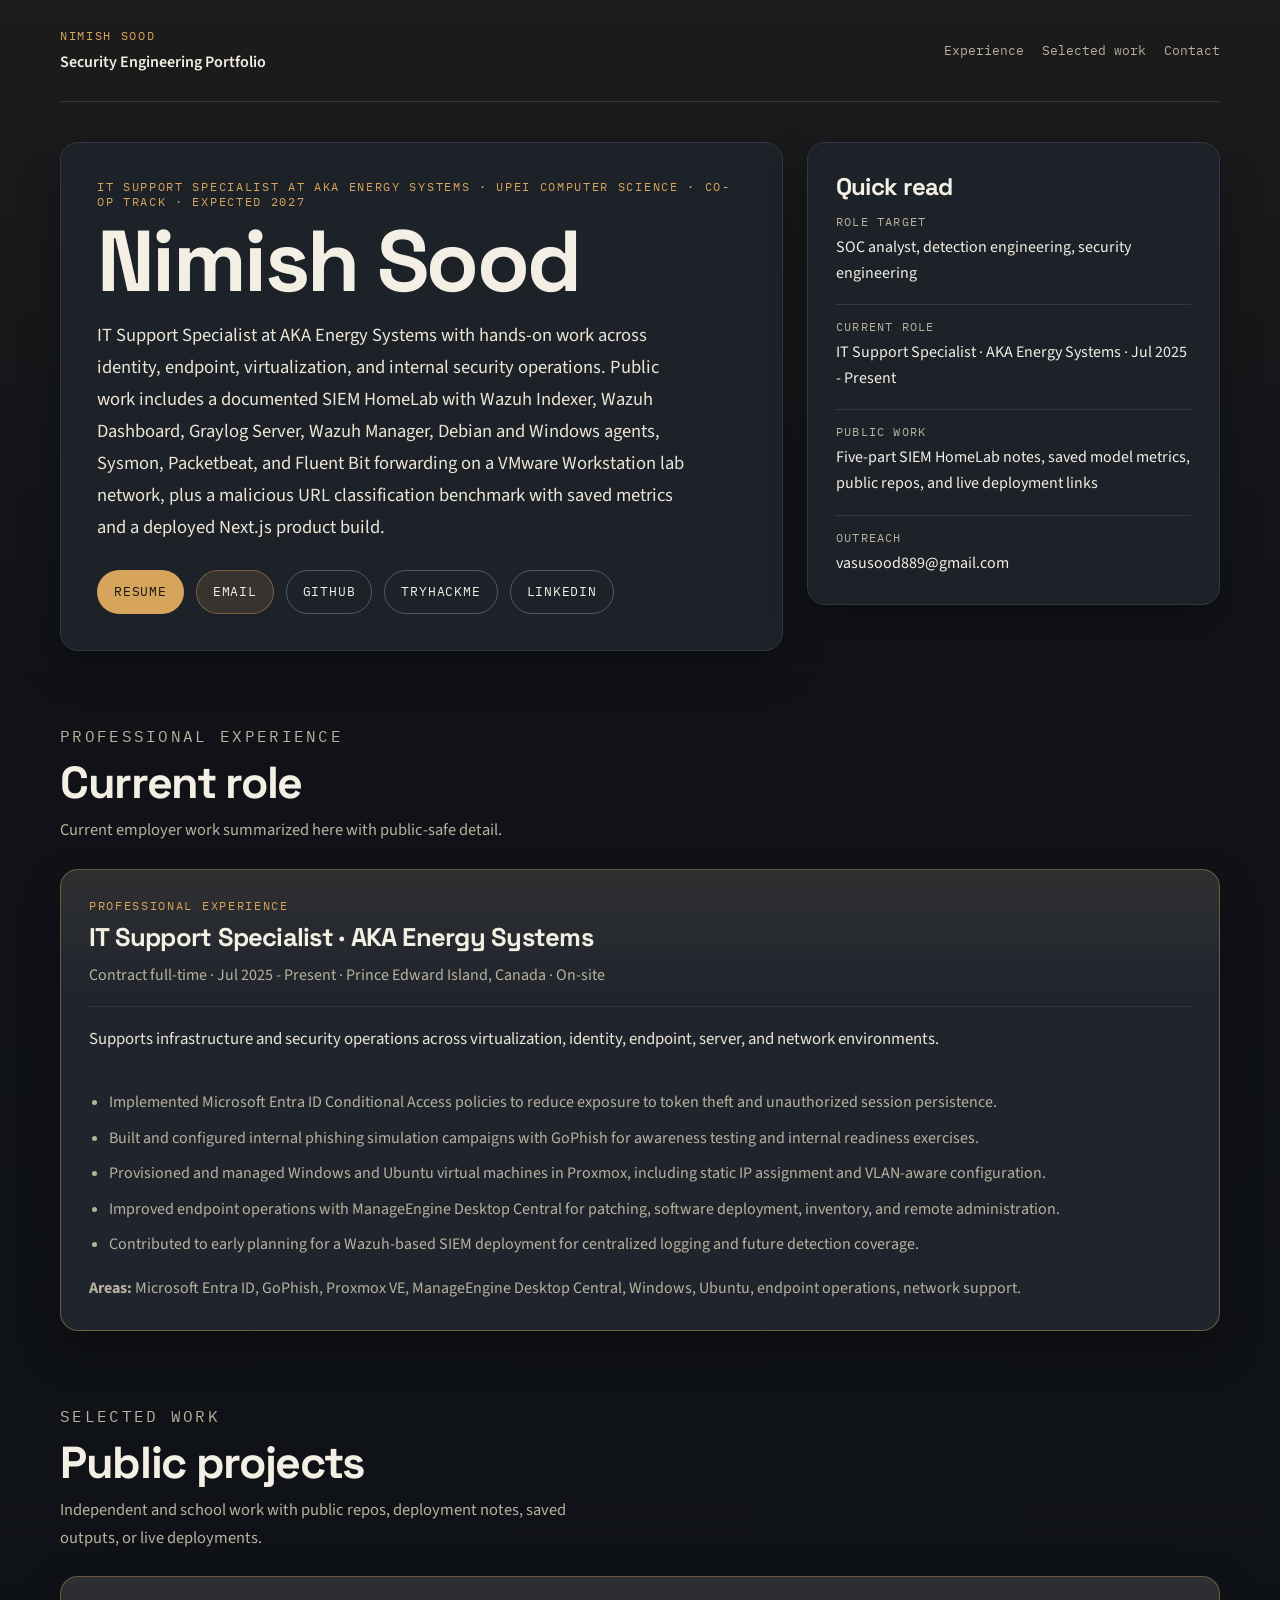
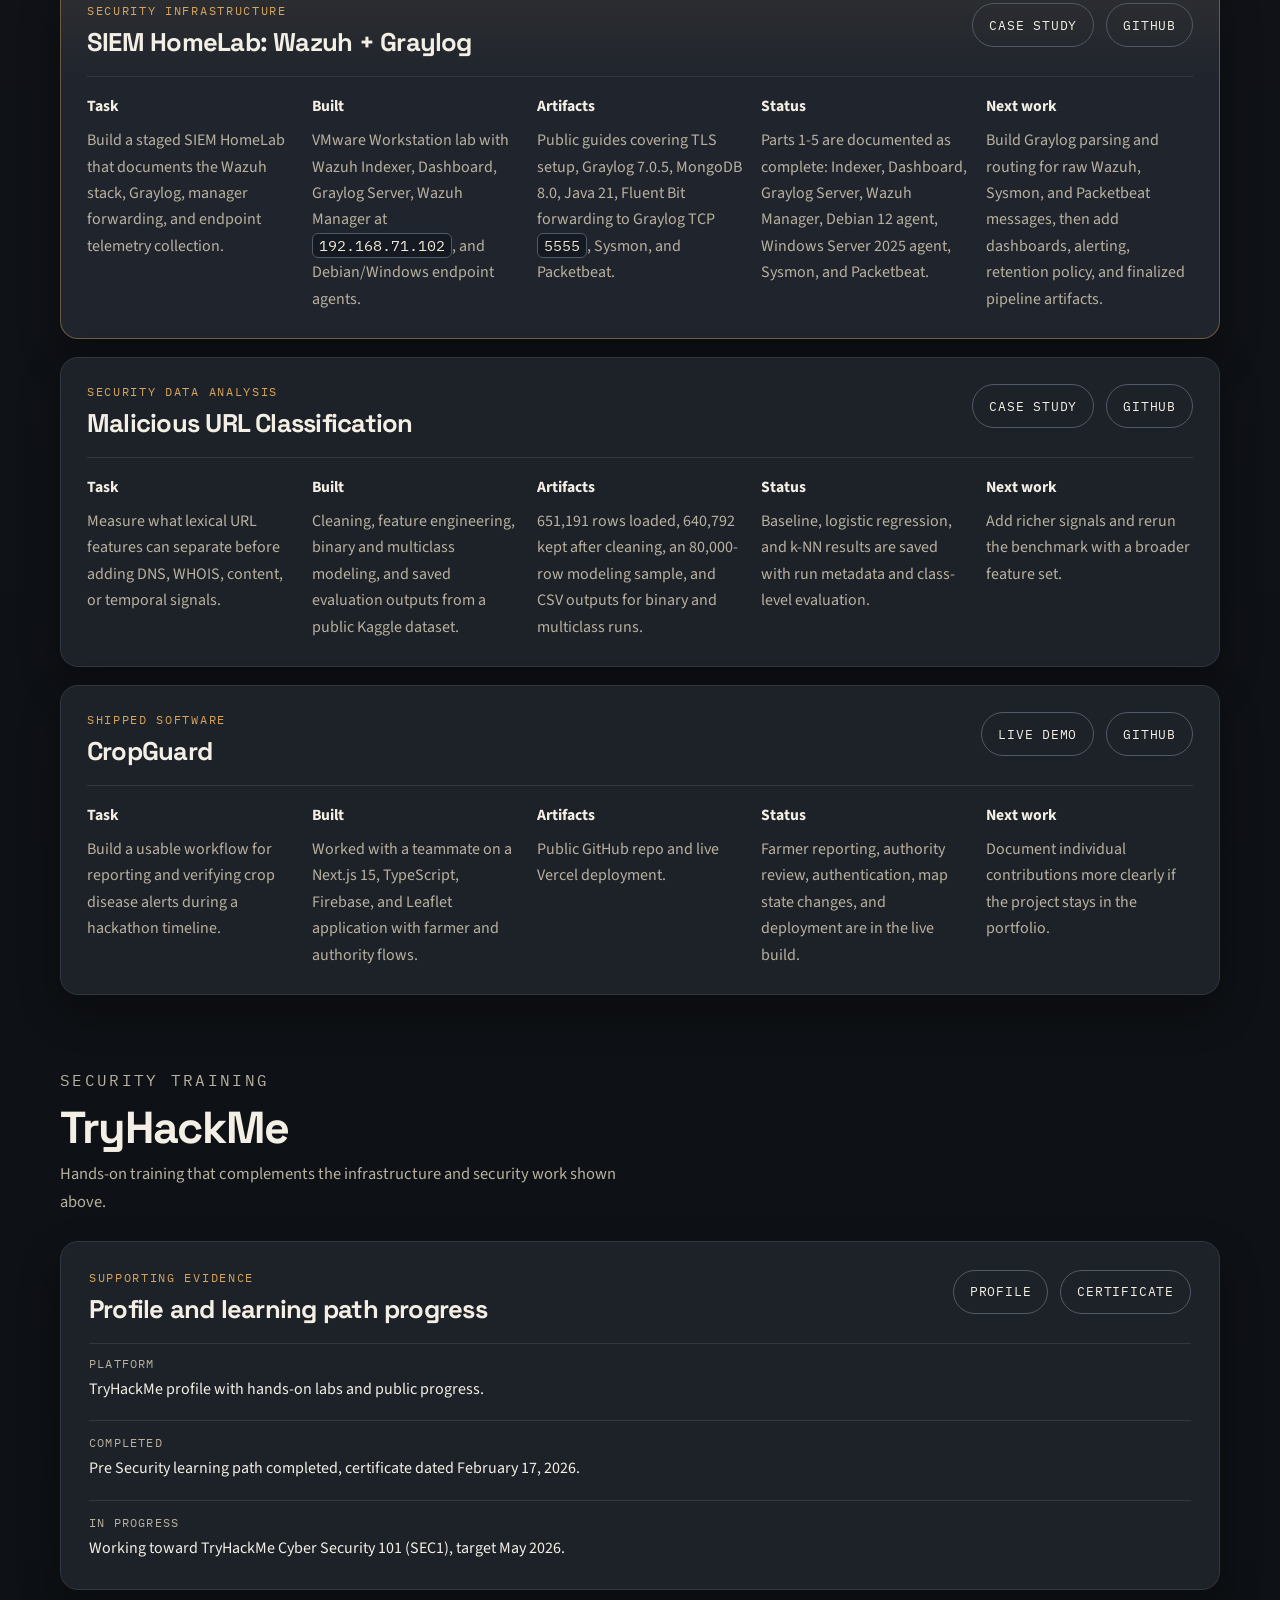
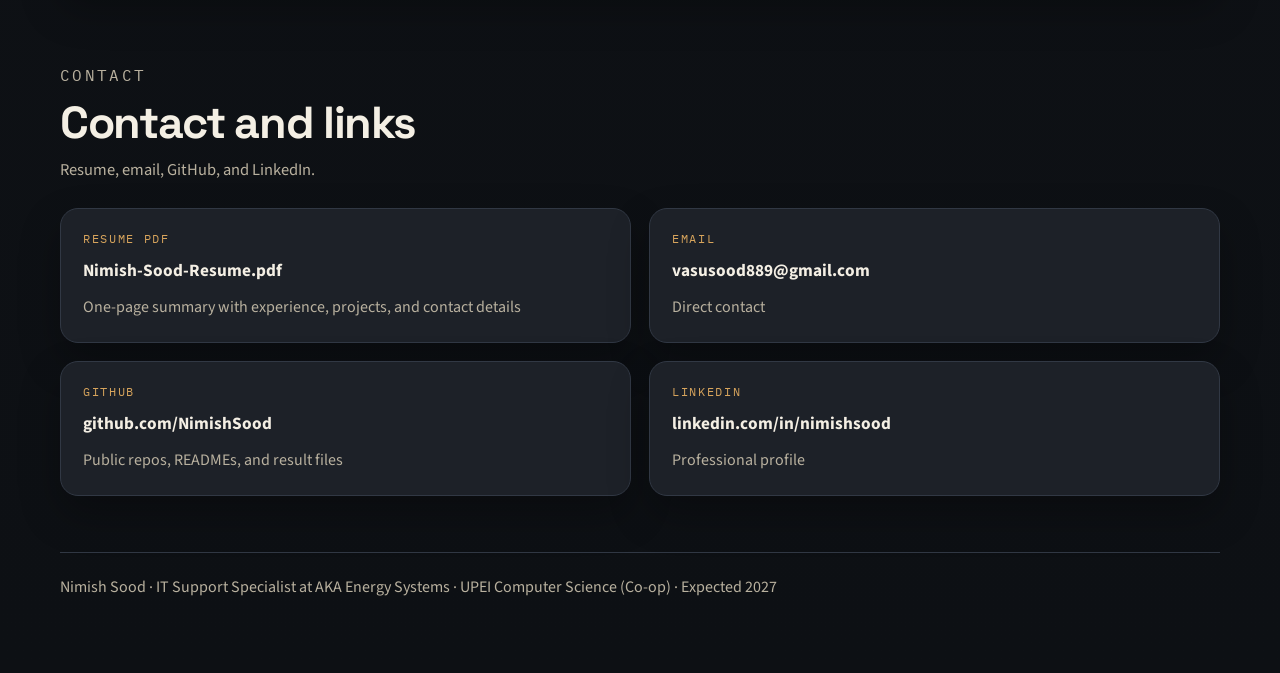
<file: index.html>
<!DOCTYPE html>
<html lang="en">
<head>
  <meta charset="utf-8" />
  <meta name="viewport" content="width=device-width, initial-scale=1" />
  <meta
    name="description"
    content="Nimish Sood is a UPEI computer science student and IT Support Specialist at AKA Energy Systems. Public work includes a five-part SIEM HomeLab with Wazuh and Graylog, malicious URL classification, and shipped Next.js software."
  />
  <meta name="robots" content="index,follow" />
  <meta name="theme-color" content="#111318" />
  <meta property="og:title" content="Nimish Sood | Security Engineering Portfolio" />
  <meta
    property="og:description"
    content="IT support and security-focused portfolio with professional infrastructure work, a five-part SIEM HomeLab with Wazuh and Graylog, malicious URL classification, and shipped software."
  />
  <meta property="og:type" content="website" />
  <meta property="og:url" content="https://nimishhomelab.com/" />
  <link rel="canonical" href="https://nimishhomelab.com/" />
  <link rel="preconnect" href="https://fonts.googleapis.com" />
  <link rel="preconnect" href="https://fonts.gstatic.com" crossorigin />
  <link
    href="https://fonts.googleapis.com/css2?family=IBM+Plex+Mono:wght@400;500;600&family=Source+Sans+3:wght@400;500;600;700&family=Space+Grotesk:wght@500;700&display=swap"
    rel="stylesheet"
  />
  <link rel="stylesheet" href="./assets/site.css" />
  <title>Nimish Sood | Security Engineering Portfolio</title>
</head>
<body>
  <div class="site-shell">
    <header class="site-header">
      <a class="site-brand" href="./index.html">
        <span class="site-brand__kicker">Nimish Sood</span>
        <span class="site-brand__title">Security Engineering Portfolio</span>
      </a>
      <nav class="site-nav" aria-label="Primary">
        <a href="#experience">Experience</a>
        <a href="#work">Selected work</a>
        <a href="#contact">Contact</a>
      </nav>
    </header>

    <main>
      <section class="hero">
        <div class="hero__main">
          <p class="eyebrow">IT Support Specialist at AKA Energy Systems · UPEI computer science · Co-op track · Expected 2027</p>
          <h1>Nimish Sood</h1>
          <p class="hero__summary">
            IT Support Specialist at AKA Energy Systems with hands-on work across identity, endpoint, virtualization,
            and internal security operations. Public work includes a documented SIEM HomeLab with Wazuh Indexer,
            Wazuh Dashboard, Graylog Server, Wazuh Manager, Debian and Windows agents, Sysmon, Packetbeat, and
            Fluent Bit forwarding on a VMware Workstation lab network, plus a malicious URL classification benchmark
            with saved metrics and a deployed Next.js product build.
          </p>
          <div class="hero__actions">
            <a class="button button--primary" href="./assets/Nimish-Sood-Resume.pdf" target="_blank" rel="noopener noreferrer">Resume</a>
            <a class="button button--primary button--subtle" href="mailto:vasusood889@gmail.com">Email</a>
            <a class="button button--ghost" href="https://github.com/NimishSood" target="_blank" rel="noopener noreferrer">GitHub</a>
            <a class="button button--ghost" href="https://tryhackme.com/p/Nimish19" target="_blank" rel="noopener noreferrer">TryHackMe</a>
            <a class="button button--ghost" href="https://www.linkedin.com/in/nimishsood/" target="_blank" rel="noopener noreferrer">LinkedIn</a>
          </div>
        </div>

        <aside class="hero__aside panel">
          <h2>Quick read</h2>
          <dl class="summary-list">
            <div>
              <dt>Role target</dt>
              <dd>SOC analyst, detection engineering, security engineering</dd>
            </div>
            <div>
              <dt>Current role</dt>
              <dd>IT Support Specialist · AKA Energy Systems · Jul 2025 - Present</dd>
            </div>
            <div>
              <dt>Public work</dt>
              <dd>Five-part SIEM HomeLab notes, saved model metrics, public repos, and live deployment links</dd>
            </div>
            <div>
              <dt>Outreach</dt>
              <dd><a href="mailto:vasusood889@gmail.com">vasusood889@gmail.com</a></dd>
            </div>
          </dl>
        </aside>
      </section>

      <section class="section" id="experience">
        <div class="section-heading">
          <p class="eyebrow">Professional experience</p>
          <h2>Current role</h2>
          <p>Current employer work summarized here with public-safe detail.</p>
        </div>

        <article class="experience-card">
          <div class="experience-card__header">
            <div>
              <p class="card-meta">Professional experience</p>
              <h3>IT Support Specialist · AKA Energy Systems</h3>
              <p class="experience-card__meta">Contract full-time · Jul 2025 - Present · Prince Edward Island, Canada · On-site</p>
            </div>
          </div>
          <div class="experience-card__body">
            <p class="experience-card__scope">
              Supports infrastructure and security operations across virtualization, identity, endpoint, server, and
              network environments.
            </p>
            <ul class="bullet-list experience-list">
              <li>Implemented Microsoft Entra ID Conditional Access policies to reduce exposure to token theft and unauthorized session persistence.</li>
              <li>Built and configured internal phishing simulation campaigns with GoPhish for awareness testing and internal readiness exercises.</li>
              <li>Provisioned and managed Windows and Ubuntu virtual machines in Proxmox, including static IP assignment and VLAN-aware configuration.</li>
              <li>Improved endpoint operations with ManageEngine Desktop Central for patching, software deployment, inventory, and remote administration.</li>
              <li>Contributed to early planning for a Wazuh-based SIEM deployment for centralized logging and future detection coverage.</li>
            </ul>
            <p class="experience-card__tools"><strong>Areas:</strong> Microsoft Entra ID, GoPhish, Proxmox VE, ManageEngine Desktop Central, Windows, Ubuntu, endpoint operations, network support.</p>
          </div>
        </article>
      </section>

      <section class="section" id="work">
        <div class="section-heading">
          <p class="eyebrow">Selected work</p>
          <h2>Public projects</h2>
          <p>Independent and school work with public repos, deployment notes, saved outputs, or live deployments.</p>
        </div>

        <div class="project-stack">
          <article class="project-card project-card--featured">
            <div class="project-card__header">
              <div>
                <p class="card-meta">Security infrastructure</p>
                <h3>SIEM HomeLab: Wazuh + Graylog</h3>
              </div>
              <div class="card-actions">
                <a class="button button--ghost" href="./projects/wazuh/index.html">Case study</a>
                <a class="button button--ghost" href="https://github.com/NimishSood/siem-homelab-wazuh" target="_blank" rel="noopener noreferrer">GitHub</a>
              </div>
            </div>
            <div class="project-card__body">
              <div>
                <h4>Task</h4>
                <p>Build a staged SIEM HomeLab that documents the Wazuh stack, Graylog, manager forwarding, and endpoint telemetry collection.</p>
              </div>
              <div>
                <h4>Built</h4>
                <p>VMware Workstation lab with Wazuh Indexer, Dashboard, Graylog Server, Wazuh Manager at <code>192.168.71.102</code>, and Debian/Windows endpoint agents.</p>
              </div>
              <div>
                <h4>Artifacts</h4>
                <p>Public guides covering TLS setup, Graylog 7.0.5, MongoDB 8.0, Java 21, Fluent Bit forwarding to Graylog TCP <code>5555</code>, Sysmon, and Packetbeat.</p>
              </div>
              <div>
                <h4>Status</h4>
                <p>Parts 1-5 are documented as complete: Indexer, Dashboard, Graylog Server, Wazuh Manager, Debian 12 agent, Windows Server 2025 agent, Sysmon, and Packetbeat.</p>
              </div>
              <div>
                <h4>Next work</h4>
                <p>Build Graylog parsing and routing for raw Wazuh, Sysmon, and Packetbeat messages, then add dashboards, alerting, retention policy, and finalized pipeline artifacts.</p>
              </div>
            </div>
          </article>

          <article class="project-card">
            <div class="project-card__header">
              <div>
                <p class="card-meta">Security data analysis</p>
                <h3>Malicious URL Classification</h3>
              </div>
              <div class="card-actions">
                <a class="button button--ghost" href="./projects/malicious-url-detection/index.html">Case study</a>
                <a class="button button--ghost" href="https://github.com/NimishSood/malicious-url-detection" target="_blank" rel="noopener noreferrer">GitHub</a>
              </div>
            </div>
            <div class="project-card__body">
              <div>
                <h4>Task</h4>
                <p>Measure what lexical URL features can separate before adding DNS, WHOIS, content, or temporal signals.</p>
              </div>
              <div>
                <h4>Built</h4>
                <p>Cleaning, feature engineering, binary and multiclass modeling, and saved evaluation outputs from a public Kaggle dataset.</p>
              </div>
              <div>
                <h4>Artifacts</h4>
                <p>651,191 rows loaded, 640,792 kept after cleaning, an 80,000-row modeling sample, and CSV outputs for binary and multiclass runs.</p>
              </div>
              <div>
                <h4>Status</h4>
                <p>Baseline, logistic regression, and k-NN results are saved with run metadata and class-level evaluation.</p>
              </div>
              <div>
                <h4>Next work</h4>
                <p>Add richer signals and rerun the benchmark with a broader feature set.</p>
              </div>
            </div>
          </article>

          <article class="project-card project-card--compact">
            <div class="project-card__header">
              <div>
                <p class="card-meta">Shipped software</p>
                <h3>CropGuard</h3>
              </div>
              <div class="card-actions">
                <a class="button button--ghost" href="https://cropguard-five.vercel.app" target="_blank" rel="noopener noreferrer">Live demo</a>
                <a class="button button--ghost" href="https://github.com/green-bits-nimish-adi/CropGuard" target="_blank" rel="noopener noreferrer">GitHub</a>
              </div>
            </div>
            <div class="project-card__body">
              <div>
                <h4>Task</h4>
                <p>Build a usable workflow for reporting and verifying crop disease alerts during a hackathon timeline.</p>
              </div>
              <div>
                <h4>Built</h4>
                <p>Worked with a teammate on a Next.js 15, TypeScript, Firebase, and Leaflet application with farmer and authority flows.</p>
              </div>
              <div>
                <h4>Artifacts</h4>
                <p>Public GitHub repo and live Vercel deployment.</p>
              </div>
              <div>
                <h4>Status</h4>
                <p>Farmer reporting, authority review, authentication, map state changes, and deployment are in the live build.</p>
              </div>
              <div>
                <h4>Next work</h4>
                <p>Document individual contributions more clearly if the project stays in the portfolio.</p>
              </div>
            </div>
          </article>
        </div>
      </section>

      <section class="section">
        <div class="section-heading">
          <p class="eyebrow">Security training</p>
          <h2>TryHackMe</h2>
          <p>Hands-on training that complements the infrastructure and security work shown above.</p>
        </div>

        <article class="panel">
          <div class="project-card__header">
            <div>
              <p class="card-meta">Supporting evidence</p>
              <h3>Profile and learning path progress</h3>
            </div>
            <div class="action-row">
              <a class="button button--ghost" href="https://tryhackme.com/p/Nimish19" target="_blank" rel="noopener noreferrer">Profile</a>
              <a class="button button--ghost" href="https://tryhackme-certificates.s3-eu-west-1.amazonaws.com/THM-SHOVUTDN1A.pdf" target="_blank" rel="noopener noreferrer">Certificate</a>
            </div>
          </div>
          <dl class="summary-list">
            <div>
              <dt>Platform</dt>
              <dd>TryHackMe profile with hands-on labs and public progress.</dd>
            </div>
            <div>
              <dt>Completed</dt>
              <dd>Pre Security learning path completed, certificate dated February 17, 2026.</dd>
            </div>
            <div>
              <dt>In progress</dt>
              <dd>Working toward TryHackMe Cyber Security 101 (SEC1), target May 2026.</dd>
            </div>
          </dl>
        </article>
      </section>

      <section class="section" id="contact">
        <div class="section-heading">
          <p class="eyebrow">Contact</p>
          <h2>Contact and links</h2>
          <p>Resume, email, GitHub, and LinkedIn.</p>
        </div>

        <div class="contact-grid">
          <a class="contact-card" href="./assets/Nimish-Sood-Resume.pdf" target="_blank" rel="noopener noreferrer">
            <span class="card-meta">Resume PDF</span>
            <strong>Nimish-Sood-Resume.pdf</strong>
            <span>One-page summary with experience, projects, and contact details</span>
          </a>
          <a class="contact-card" href="mailto:vasusood889@gmail.com">
            <span class="card-meta">Email</span>
            <strong>vasusood889@gmail.com</strong>
            <span>Direct contact</span>
          </a>
          <a class="contact-card" href="https://github.com/NimishSood" target="_blank" rel="noopener noreferrer">
            <span class="card-meta">GitHub</span>
            <strong>github.com/NimishSood</strong>
            <span>Public repos, READMEs, and result files</span>
          </a>
          <a class="contact-card" href="https://www.linkedin.com/in/nimishsood/" target="_blank" rel="noopener noreferrer">
            <span class="card-meta">LinkedIn</span>
            <strong>linkedin.com/in/nimishsood</strong>
            <span>Professional profile</span>
          </a>
        </div>
      </section>
    </main>

    <footer class="site-footer">
      <p>Nimish Sood · IT Support Specialist at AKA Energy Systems · UPEI Computer Science (Co-op) · Expected 2027</p>
    </footer>
  </div>
</body>
</html>
</file>
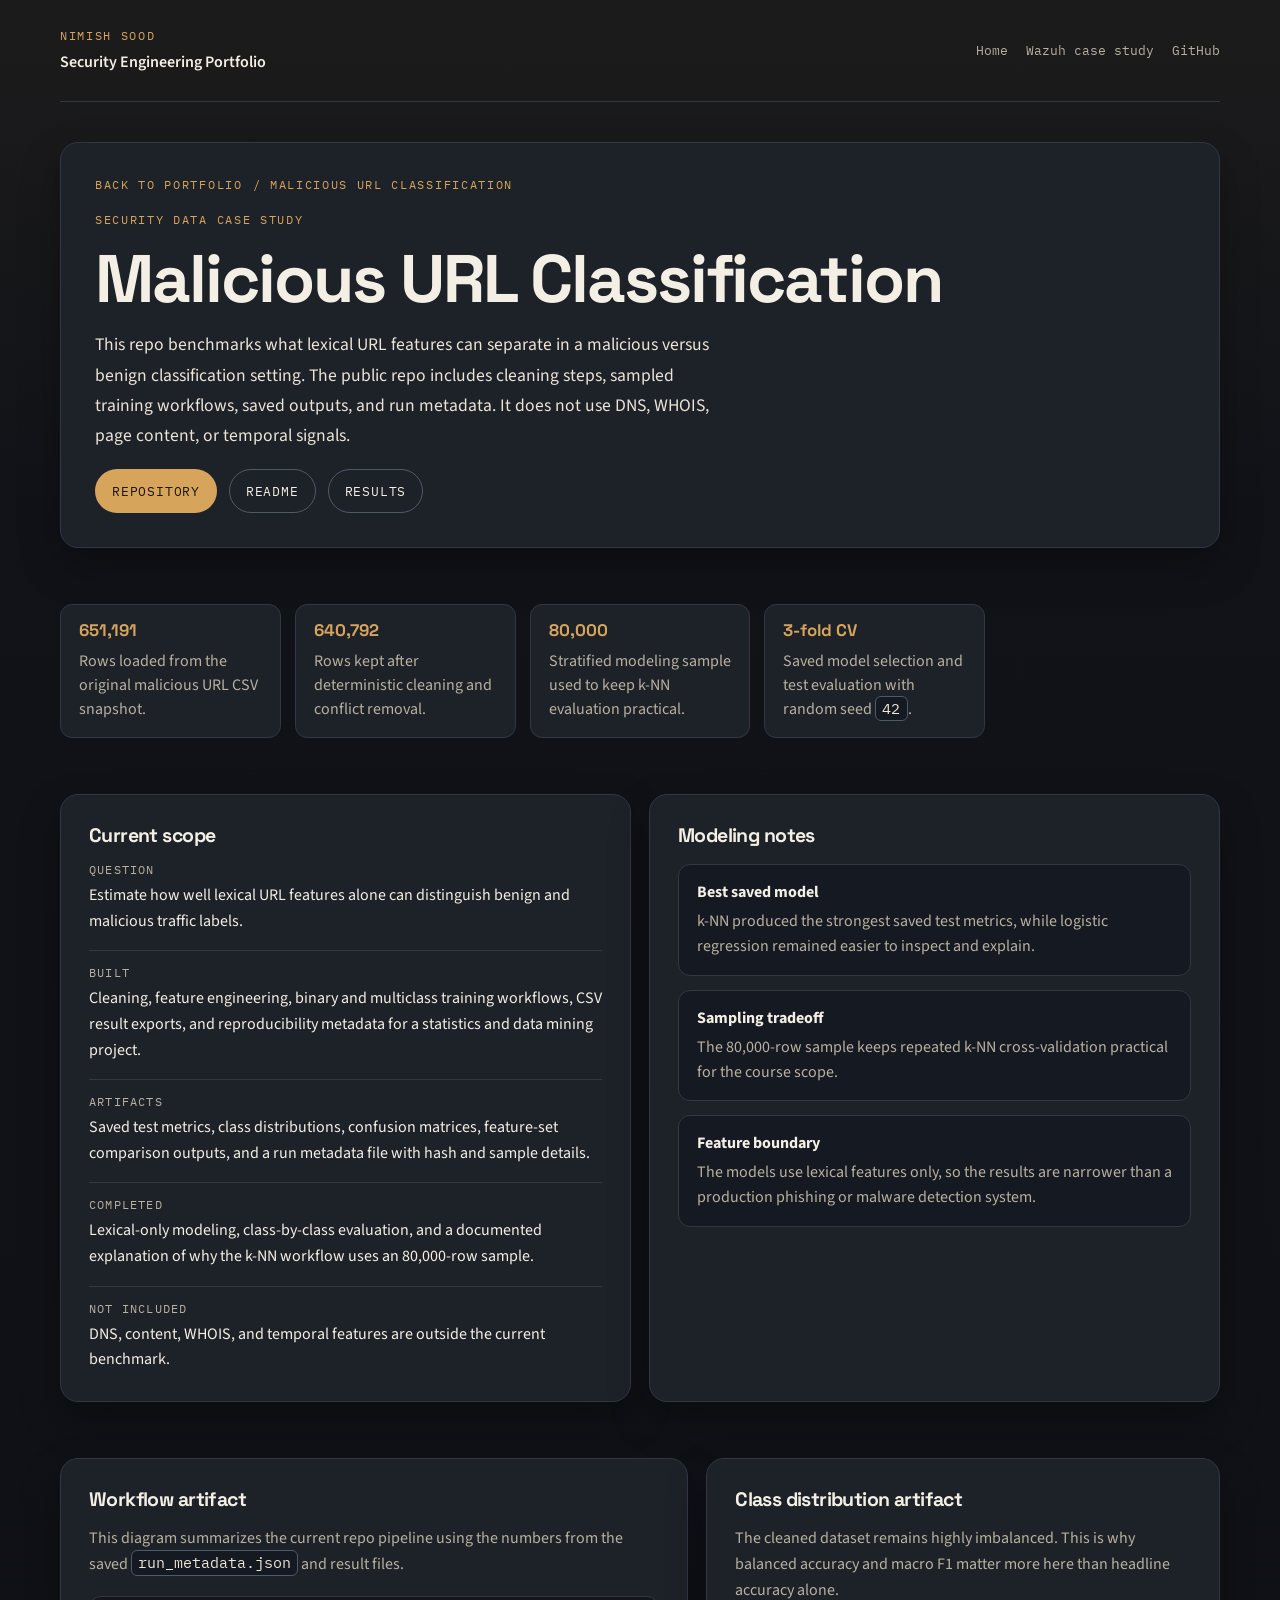
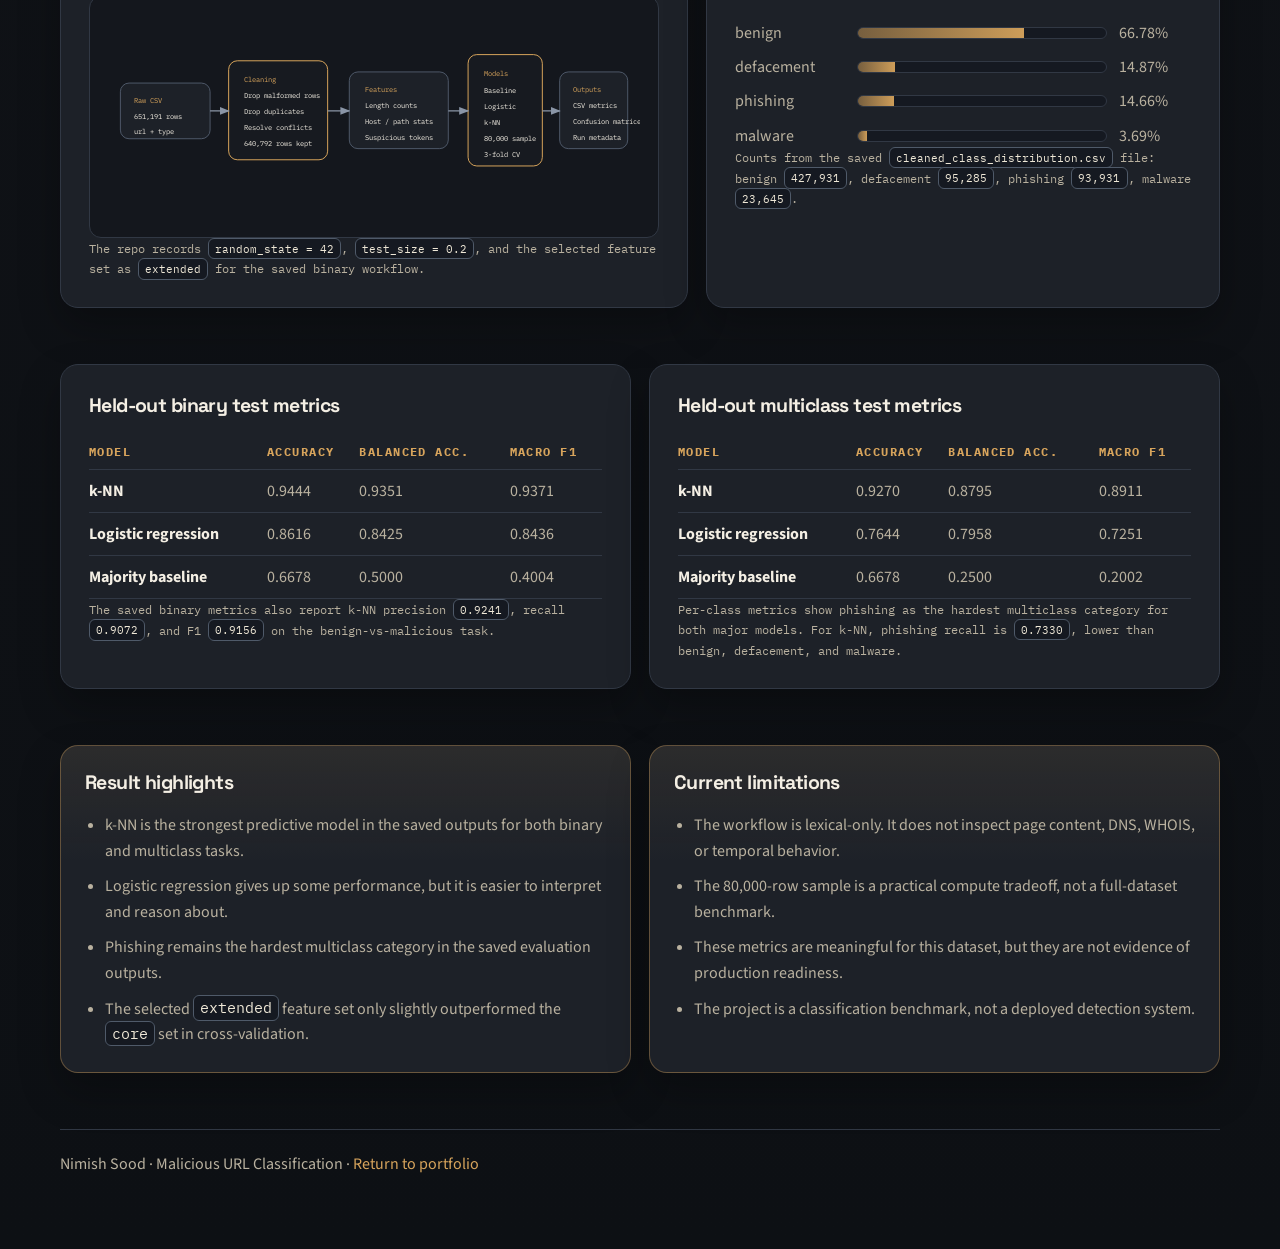
<file: projects/malicious-url-detection/index.html>
<!DOCTYPE html>
<html lang="en">
<head>
  <meta charset="utf-8" />
  <meta name="viewport" content="width=device-width, initial-scale=1" />
  <meta
    name="description"
    content="Case study for Nimish Sood's malicious URL classification project, including cleaned dataset size, saved metrics, modeling choices, and current limitations."
  />
  <meta name="robots" content="index,follow" />
  <meta name="theme-color" content="#111318" />
  <meta property="og:title" content="Malicious URL Classification | Nimish Sood" />
  <meta
    property="og:description"
    content="Reproducible lexical URL classification with saved evaluation metrics and explicit limitations."
  />
  <meta property="og:type" content="article" />
  <meta property="og:url" content="https://nimishhomelab.com/projects/malicious-url-detection/" />
  <link rel="canonical" href="https://nimishhomelab.com/projects/malicious-url-detection/" />
  <link rel="preconnect" href="https://fonts.googleapis.com" />
  <link rel="preconnect" href="https://fonts.gstatic.com" crossorigin />
  <link
    href="https://fonts.googleapis.com/css2?family=IBM+Plex+Mono:wght@400;500;600&family=Source+Sans+3:wght@400;500;600;700&family=Space+Grotesk:wght@500;700&display=swap"
    rel="stylesheet"
  />
  <link rel="stylesheet" href="../../assets/site.css" />
  <title>Malicious URL Classification | Nimish Sood</title>
</head>
<body>
  <div class="site-shell">
    <header class="site-header">
      <a class="site-brand" href="../../index.html">
        <span class="site-brand__kicker">Nimish Sood</span>
        <span class="site-brand__title">Security Engineering Portfolio</span>
      </a>
      <nav class="site-nav" aria-label="Primary">
        <a href="../../index.html">Home</a>
        <a href="../wazuh/index.html">Wazuh case study</a>
        <a href="https://github.com/NimishSood/malicious-url-detection" target="_blank" rel="noopener noreferrer">GitHub</a>
      </nav>
    </header>

    <main class="case-shell">
      <section class="case-hero">
        <p class="breadcrumb"><a href="../../index.html">Back to portfolio</a> / Malicious URL classification</p>
        <p class="eyebrow">Security data case study</p>
        <h1>Malicious URL Classification</h1>
        <p>
          This repo benchmarks what lexical URL features can separate in a malicious versus benign classification
          setting. The public repo includes cleaning steps, sampled training workflows, saved outputs, and run
          metadata. It does not use DNS, WHOIS, page content, or temporal signals.
        </p>
        <div class="action-row">
          <a class="button button--primary" href="https://github.com/NimishSood/malicious-url-detection" target="_blank" rel="noopener noreferrer">Repository</a>
          <a class="button button--ghost" href="https://github.com/NimishSood/malicious-url-detection/blob/main/README.md" target="_blank" rel="noopener noreferrer">README</a>
          <a class="button button--ghost" href="https://github.com/NimishSood/malicious-url-detection/tree/main/results" target="_blank" rel="noopener noreferrer">Results</a>
        </div>
      </section>

      <section class="evidence-strip" aria-label="Key evidence">
        <article class="evidence-chip">
          <strong>651,191</strong>
          <span>Rows loaded from the original malicious URL CSV snapshot.</span>
        </article>
        <article class="evidence-chip">
          <strong>640,792</strong>
          <span>Rows kept after deterministic cleaning and conflict removal.</span>
        </article>
        <article class="evidence-chip">
          <strong>80,000</strong>
          <span>Stratified modeling sample used to keep k-NN evaluation practical.</span>
        </article>
        <article class="evidence-chip">
          <strong>3-fold CV</strong>
          <span>Saved model selection and test evaluation with random seed <code>42</code>.</span>
        </article>
      </section>

      <section class="detail-grid">
        <article class="detail-card">
          <h3>Current scope</h3>
          <dl class="detail-list">
            <div>
              <dt>Question</dt>
              <dd>Estimate how well lexical URL features alone can distinguish benign and malicious traffic labels.</dd>
            </div>
            <div>
              <dt>Built</dt>
              <dd>Cleaning, feature engineering, binary and multiclass training workflows, CSV result exports, and reproducibility metadata for a statistics and data mining project.</dd>
            </div>
            <div>
              <dt>Artifacts</dt>
              <dd>Saved test metrics, class distributions, confusion matrices, feature-set comparison outputs, and a run metadata file with hash and sample details.</dd>
            </div>
            <div>
              <dt>Completed</dt>
              <dd>Lexical-only modeling, class-by-class evaluation, and a documented explanation of why the k-NN workflow uses an 80,000-row sample.</dd>
            </div>
            <div>
              <dt>Not included</dt>
              <dd>DNS, content, WHOIS, and temporal features are outside the current benchmark.</dd>
            </div>
          </dl>
        </article>

        <article class="detail-card">
          <h3>Modeling notes</h3>
          <div class="status-list">
            <div class="status-item">
              <strong>Best saved model</strong>
              <p>k-NN produced the strongest saved test metrics, while logistic regression remained easier to inspect and explain.</p>
            </div>
            <div class="status-item">
              <strong>Sampling tradeoff</strong>
              <p>The 80,000-row sample keeps repeated k-NN cross-validation practical for the course scope.</p>
            </div>
            <div class="status-item">
              <strong>Feature boundary</strong>
              <p>The models use lexical features only, so the results are narrower than a production phishing or malware detection system.</p>
            </div>
          </div>
        </article>
      </section>

      <section class="figure-grid">
        <article class="figure-card">
          <h3>Workflow artifact</h3>
          <p>
            This diagram summarizes the current repo pipeline using the numbers from the saved <code>run_metadata.json</code>
            and result files.
          </p>
          <div class="diagram">
            <svg viewBox="0 0 860 330" role="img" aria-label="Malicious URL detection workflow diagram">
              <defs>
                <marker id="arrowhead" markerWidth="9" markerHeight="7" refX="8" refY="3.5" orient="auto">
                  <polygon points="0 0, 9 3.5, 0 7" fill="#8a95a6"></polygon>
                </marker>
              </defs>
              <rect x="20" y="110" width="145" height="90" rx="14" class="node" />
              <text x="42" y="142" class="label-strong">Raw CSV</text>
              <text x="42" y="168">651,191 rows</text>
              <text x="42" y="192">url + type</text>

              <rect x="195" y="74" width="160" height="160" rx="14" class="node-alt" />
              <text x="220" y="108" class="label-strong">Cleaning</text>
              <text x="220" y="134">Drop malformed rows</text>
              <text x="220" y="160">Drop duplicates</text>
              <text x="220" y="186">Resolve conflicts</text>
              <text x="220" y="212">640,792 rows kept</text>

              <rect x="390" y="92" width="160" height="124" rx="14" class="node" />
              <text x="416" y="124" class="label-strong">Features</text>
              <text x="416" y="150">Length counts</text>
              <text x="416" y="176">Host / path stats</text>
              <text x="416" y="202">Suspicious tokens</text>

              <rect x="582" y="64" width="120" height="180" rx="14" class="node-alt" />
              <text x="608" y="98" class="label-strong">Models</text>
              <text x="608" y="126">Baseline</text>
              <text x="608" y="152">Logistic</text>
              <text x="608" y="178">k-NN</text>
              <text x="608" y="204">80,000 sample</text>
              <text x="608" y="230">3-fold CV</text>

              <rect x="730" y="92" width="110" height="124" rx="14" class="node" />
              <text x="752" y="124" class="label-strong">Outputs</text>
              <text x="752" y="150">CSV metrics</text>
              <text x="752" y="176">Confusion matrices</text>
              <text x="752" y="202">Run metadata</text>

              <path d="M165 155 H195" class="arrow" />
              <path d="M355 155 H390" class="arrow" />
              <path d="M550 155 H582" class="arrow" />
              <path d="M702 155 H730" class="arrow" />
            </svg>
          </div>
          <p class="caption">The repo records <code>random_state = 42</code>, <code>test_size = 0.2</code>, and the selected feature set as <code>extended</code> for the saved binary workflow.</p>
        </article>

        <article class="figure-card">
          <h3>Class distribution artifact</h3>
          <p>The cleaned dataset remains highly imbalanced. This is why balanced accuracy and macro F1 matter more here than headline accuracy alone.</p>
          <div class="bars" aria-label="Cleaned class distribution">
            <div class="bar-row">
              <span>benign</span>
              <div class="bar-track"><div class="bar-fill" style="width: 66.78%;"></div></div>
              <span>66.78%</span>
            </div>
            <div class="bar-row">
              <span>defacement</span>
              <div class="bar-track"><div class="bar-fill" style="width: 14.87%;"></div></div>
              <span>14.87%</span>
            </div>
            <div class="bar-row">
              <span>phishing</span>
              <div class="bar-track"><div class="bar-fill" style="width: 14.66%;"></div></div>
              <span>14.66%</span>
            </div>
            <div class="bar-row">
              <span>malware</span>
              <div class="bar-track"><div class="bar-fill" style="width: 3.69%;"></div></div>
              <span>3.69%</span>
            </div>
          </div>
          <p class="table-note">Counts from the saved <code>cleaned_class_distribution.csv</code> file: benign <code>427,931</code>, defacement <code>95,285</code>, phishing <code>93,931</code>, malware <code>23,645</code>.</p>
        </article>
      </section>

      <section class="metric-grid">
        <article class="metric-table">
          <h3>Held-out binary test metrics</h3>
          <table>
            <thead>
              <tr>
                <th>Model</th>
                <th>Accuracy</th>
                <th>Balanced acc.</th>
                <th>Macro F1</th>
              </tr>
            </thead>
            <tbody>
              <tr>
                <td><strong>k-NN</strong></td>
                <td>0.9444</td>
                <td>0.9351</td>
                <td>0.9371</td>
              </tr>
              <tr>
                <td><strong>Logistic regression</strong></td>
                <td>0.8616</td>
                <td>0.8425</td>
                <td>0.8436</td>
              </tr>
              <tr>
                <td><strong>Majority baseline</strong></td>
                <td>0.6678</td>
                <td>0.5000</td>
                <td>0.4004</td>
              </tr>
            </tbody>
          </table>
          <p class="table-note">The saved binary metrics also report k-NN precision <code>0.9241</code>, recall <code>0.9072</code>, and F1 <code>0.9156</code> on the benign-vs-malicious task.</p>
        </article>

        <article class="metric-table">
          <h3>Held-out multiclass test metrics</h3>
          <table>
            <thead>
              <tr>
                <th>Model</th>
                <th>Accuracy</th>
                <th>Balanced acc.</th>
                <th>Macro F1</th>
              </tr>
            </thead>
            <tbody>
              <tr>
                <td><strong>k-NN</strong></td>
                <td>0.9270</td>
                <td>0.8795</td>
                <td>0.8911</td>
              </tr>
              <tr>
                <td><strong>Logistic regression</strong></td>
                <td>0.7644</td>
                <td>0.7958</td>
                <td>0.7251</td>
              </tr>
              <tr>
                <td><strong>Majority baseline</strong></td>
                <td>0.6678</td>
                <td>0.2500</td>
                <td>0.2002</td>
              </tr>
            </tbody>
          </table>
          <p class="table-note">Per-class metrics show phishing as the hardest multiclass category for both major models. For k-NN, phishing recall is <code>0.7330</code>, lower than benign, defacement, and malware.</p>
        </article>
      </section>

      <section class="detail-grid">
        <article class="callout">
          <h3>Result highlights</h3>
          <ul class="bullet-list">
            <li>k-NN is the strongest predictive model in the saved outputs for both binary and multiclass tasks.</li>
            <li>Logistic regression gives up some performance, but it is easier to interpret and reason about.</li>
            <li>Phishing remains the hardest multiclass category in the saved evaluation outputs.</li>
            <li>The selected <code>extended</code> feature set only slightly outperformed the <code>core</code> set in cross-validation.</li>
          </ul>
        </article>

        <article class="callout">
          <h3>Current limitations</h3>
          <ul class="bullet-list">
            <li>The workflow is lexical-only. It does not inspect page content, DNS, WHOIS, or temporal behavior.</li>
            <li>The 80,000-row sample is a practical compute tradeoff, not a full-dataset benchmark.</li>
            <li>These metrics are meaningful for this dataset, but they are not evidence of production readiness.</li>
            <li>The project is a classification benchmark, not a deployed detection system.</li>
          </ul>
        </article>
      </section>
    </main>

    <footer class="site-footer">
      <p>Nimish Sood · Malicious URL Classification · <a class="inline-link" href="../../index.html">Return to portfolio</a></p>
    </footer>
  </div>
</body>
</html>
</file>
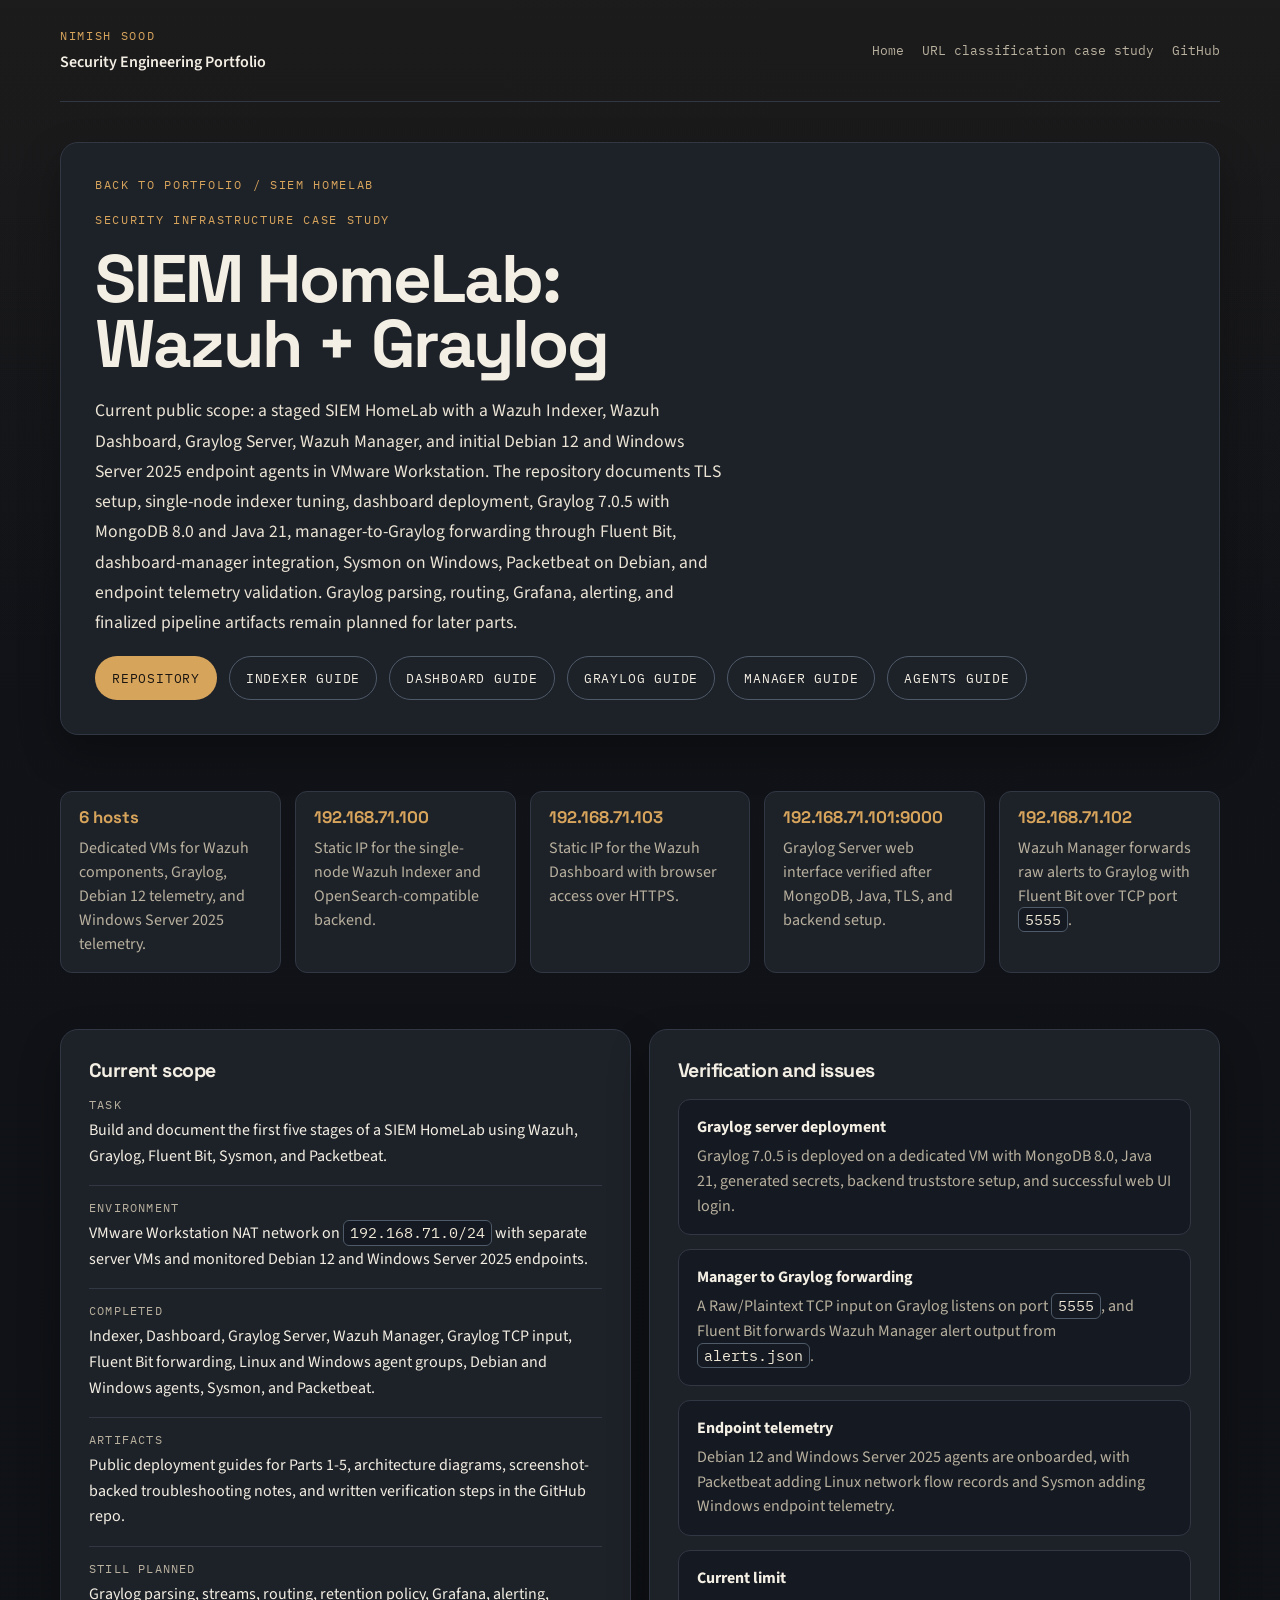
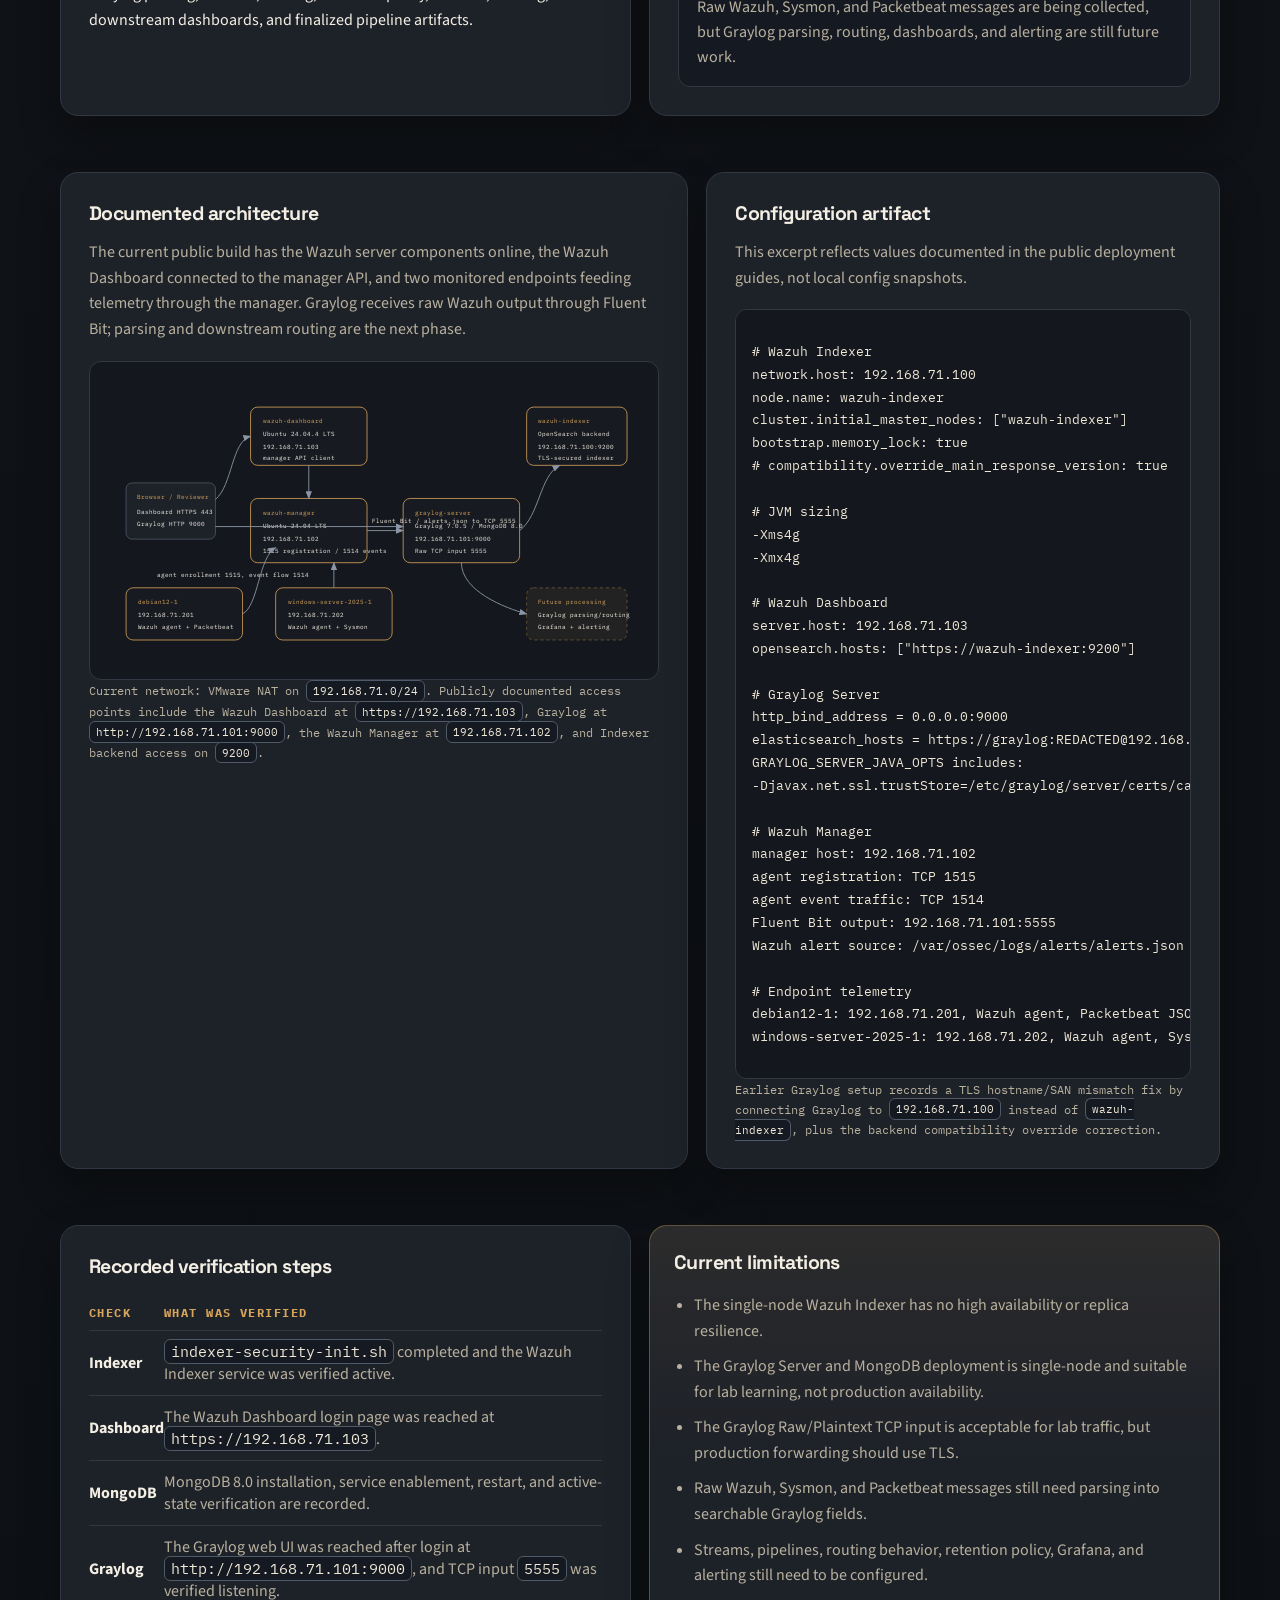
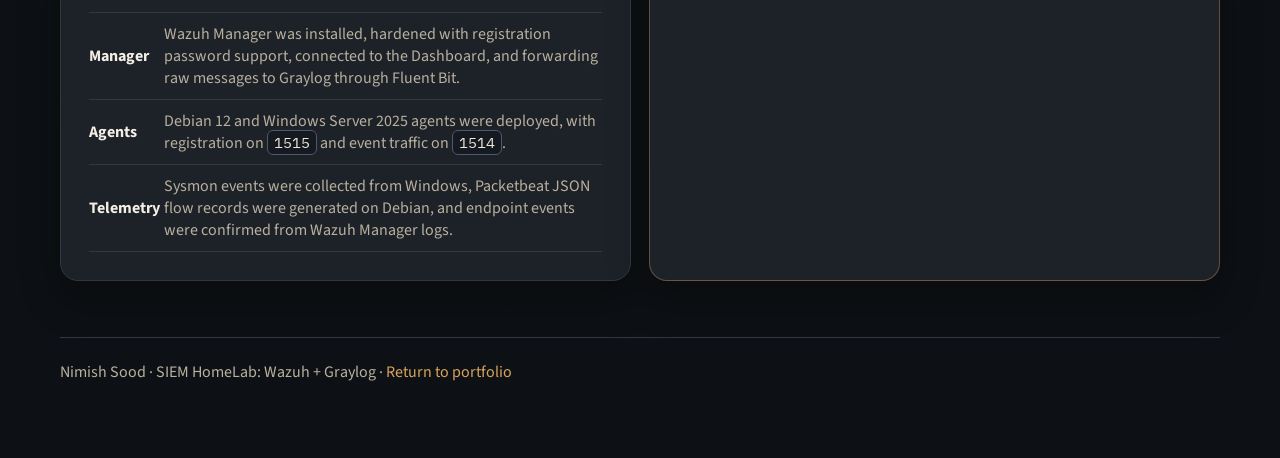
<file: projects/wazuh/index.html>
<!DOCTYPE html>
<html lang="en">
<head>
  <meta charset="utf-8" />
  <meta name="viewport" content="width=device-width, initial-scale=1" />
  <meta
    name="description"
    content="Case study for Nimish Sood's SIEM HomeLab: Wazuh Indexer, Dashboard, Graylog Server, Wazuh Manager, Debian and Windows agents, Sysmon, Packetbeat, and current parsing limitations."
  />
  <meta name="robots" content="index,follow" />
  <meta name="theme-color" content="#111318" />
  <meta property="og:title" content="SIEM HomeLab: Wazuh + Graylog | Nimish Sood" />
  <meta
    property="og:description"
    content="Five-part SIEM HomeLab case study covering Wazuh Indexer, Dashboard, Graylog Server, Wazuh Manager, endpoint agents, Sysmon, Packetbeat, and remaining parsing work."
  />
  <meta property="og:type" content="article" />
  <meta property="og:url" content="https://nimishhomelab.com/projects/wazuh/" />
  <link rel="canonical" href="https://nimishhomelab.com/projects/wazuh/" />
  <link rel="preconnect" href="https://fonts.googleapis.com" />
  <link rel="preconnect" href="https://fonts.gstatic.com" crossorigin />
  <link
    href="https://fonts.googleapis.com/css2?family=IBM+Plex+Mono:wght@400;500;600&family=Source+Sans+3:wght@400;500;600;700&family=Space+Grotesk:wght@500;700&display=swap"
    rel="stylesheet"
  />
  <link rel="stylesheet" href="../../assets/site.css" />
  <title>SIEM HomeLab: Wazuh + Graylog | Nimish Sood</title>
</head>
<body>
  <div class="site-shell">
    <header class="site-header">
      <a class="site-brand" href="../../index.html">
        <span class="site-brand__kicker">Nimish Sood</span>
        <span class="site-brand__title">Security Engineering Portfolio</span>
      </a>
      <nav class="site-nav" aria-label="Primary">
        <a href="../../index.html">Home</a>
        <a href="../malicious-url-detection/index.html">URL classification case study</a>
        <a href="https://github.com/NimishSood/siem-homelab-wazuh" target="_blank" rel="noopener noreferrer">GitHub</a>
      </nav>
    </header>

    <main class="case-shell">
      <section class="case-hero">
        <p class="breadcrumb"><a href="../../index.html">Back to portfolio</a> / SIEM HomeLab</p>
        <p class="eyebrow">Security infrastructure case study</p>
        <h1>SIEM HomeLab:<br />Wazuh + Graylog</h1>
        <p>
          Current public scope: a staged SIEM HomeLab with a Wazuh Indexer, Wazuh Dashboard, Graylog Server,
          Wazuh Manager, and initial Debian 12 and Windows Server 2025 endpoint agents in VMware Workstation. The
          repository documents TLS setup, single-node indexer tuning, dashboard deployment, Graylog 7.0.5 with
          MongoDB 8.0 and Java 21, manager-to-Graylog forwarding through Fluent Bit, dashboard-manager integration,
          Sysmon on Windows, Packetbeat on Debian, and endpoint telemetry validation. Graylog parsing, routing,
          Grafana, alerting, and finalized pipeline artifacts remain planned for later parts.
        </p>
        <div class="action-row">
          <a class="button button--primary" href="https://github.com/NimishSood/siem-homelab-wazuh" target="_blank" rel="noopener noreferrer">Repository</a>
          <a class="button button--ghost" href="https://github.com/NimishSood/siem-homelab-wazuh/blob/main/docs/part1-wazuh-indexer/wazuh-indexer-deployment.md" target="_blank" rel="noopener noreferrer">Indexer guide</a>
          <a class="button button--ghost" href="https://github.com/NimishSood/siem-homelab-wazuh/blob/main/docs/part2-wazuh-dashboard/wazuh-dashboard-deployment.md" target="_blank" rel="noopener noreferrer">Dashboard guide</a>
          <a class="button button--ghost" href="https://github.com/NimishSood/siem-homelab-wazuh/blob/main/docs/part3-graylog-server/graylog-server-deployment.md" target="_blank" rel="noopener noreferrer">Graylog guide</a>
          <a class="button button--ghost" href="https://github.com/NimishSood/siem-homelab-wazuh/blob/main/docs/part4-wazuh-manager/wazuh-manager-deployment.md" target="_blank" rel="noopener noreferrer">Manager guide</a>
          <a class="button button--ghost" href="https://github.com/NimishSood/siem-homelab-wazuh/blob/main/docs/part5-wazuh-agents/wazuh-agents-deployment.md" target="_blank" rel="noopener noreferrer">Agents guide</a>
        </div>
      </section>

      <section class="evidence-strip" aria-label="Key evidence">
        <article class="evidence-chip">
          <strong>6 hosts</strong>
          <span>Dedicated VMs for Wazuh components, Graylog, Debian 12 telemetry, and Windows Server 2025 telemetry.</span>
        </article>
        <article class="evidence-chip">
          <strong>192.168.71.100</strong>
          <span>Static IP for the single-node Wazuh Indexer and OpenSearch-compatible backend.</span>
        </article>
        <article class="evidence-chip">
          <strong>192.168.71.103</strong>
          <span>Static IP for the Wazuh Dashboard with browser access over HTTPS.</span>
        </article>
        <article class="evidence-chip">
          <strong>192.168.71.101:9000</strong>
          <span>Graylog Server web interface verified after MongoDB, Java, TLS, and backend setup.</span>
        </article>
        <article class="evidence-chip">
          <strong>192.168.71.102</strong>
          <span>Wazuh Manager forwards raw alerts to Graylog with Fluent Bit over TCP port <code>5555</code>.</span>
        </article>
      </section>

      <section class="detail-grid">
        <article class="detail-card">
          <h3>Current scope</h3>
          <dl class="detail-list">
            <div>
              <dt>Task</dt>
              <dd>Build and document the first five stages of a SIEM HomeLab using Wazuh, Graylog, Fluent Bit, Sysmon, and Packetbeat.</dd>
            </div>
            <div>
              <dt>Environment</dt>
              <dd>VMware Workstation NAT network on <code>192.168.71.0/24</code> with separate server VMs and monitored Debian 12 and Windows Server 2025 endpoints.</dd>
            </div>
            <div>
              <dt>Completed</dt>
              <dd>Indexer, Dashboard, Graylog Server, Wazuh Manager, Graylog TCP input, Fluent Bit forwarding, Linux and Windows agent groups, Debian and Windows agents, Sysmon, and Packetbeat.</dd>
            </div>
            <div>
              <dt>Artifacts</dt>
              <dd>Public deployment guides for Parts 1-5, architecture diagrams, screenshot-backed troubleshooting notes, and written verification steps in the GitHub repo.</dd>
            </div>
            <div>
              <dt>Still planned</dt>
              <dd>Graylog parsing, streams, routing, retention policy, Grafana, alerting, downstream dashboards, and finalized pipeline artifacts.</dd>
            </div>
          </dl>
        </article>

        <article class="detail-card">
          <h3>Verification and issues</h3>
          <div class="status-list">
            <div class="status-item">
              <strong>Graylog server deployment</strong>
              <p>Graylog 7.0.5 is deployed on a dedicated VM with MongoDB 8.0, Java 21, generated secrets, backend truststore setup, and successful web UI login.</p>
            </div>
            <div class="status-item">
              <strong>Manager to Graylog forwarding</strong>
              <p>A Raw/Plaintext TCP input on Graylog listens on port <code>5555</code>, and Fluent Bit forwards Wazuh Manager alert output from <code>alerts.json</code>.</p>
            </div>
            <div class="status-item">
              <strong>Endpoint telemetry</strong>
              <p>Debian 12 and Windows Server 2025 agents are onboarded, with Packetbeat adding Linux network flow records and Sysmon adding Windows endpoint telemetry.</p>
            </div>
            <div class="status-item">
              <strong>Current limit</strong>
              <p>Raw Wazuh, Sysmon, and Packetbeat messages are being collected, but Graylog parsing, routing, dashboards, and alerting are still future work.</p>
            </div>
          </div>
        </article>
      </section>

      <section class="figure-grid">
        <article class="figure-card">
          <h3>Documented architecture</h3>
          <p>
            The current public build has the Wazuh server components online, the Wazuh Dashboard connected to the
            manager API, and two monitored endpoints feeding telemetry through the manager. Graylog receives raw
            Wazuh output through Fluent Bit; parsing and downstream routing are the next phase.
          </p>
          <div class="diagram">
            <svg viewBox="0 0 1060 560" role="img" aria-label="SIEM HomeLab architecture diagram with Wazuh Indexer, Wazuh Dashboard, Graylog Server, Wazuh Manager, Debian endpoint, and Windows endpoint">
              <defs>
                <marker id="arrowhead" markerWidth="9" markerHeight="7" refX="8" refY="3.5" orient="auto">
                  <polygon points="0 0, 9 3.5, 0 7" fill="#8a95a6"></polygon>
                </marker>
              </defs>
              <rect x="36" y="205" width="178" height="112" rx="12" class="node" />
              <text x="58" y="238" class="label-strong">Browser / Reviewer</text>
              <text x="58" y="266">Dashboard HTTPS 443</text>
              <text x="58" y="290">Graylog HTTP 9000</text>

              <rect x="284" y="54" width="232" height="116" rx="14" class="node-alt" />
              <text x="308" y="86" class="label-strong">wazuh-dashboard</text>
              <text x="308" y="112">Ubuntu 24.04.4 LTS</text>
              <text x="308" y="138">192.168.71.103</text>
              <text x="308" y="160">manager API client</text>

              <rect x="284" y="236" width="232" height="128" rx="14" class="node-alt" />
              <text x="308" y="268" class="label-strong">wazuh-manager</text>
              <text x="308" y="294">Ubuntu 24.04 LTS</text>
              <text x="308" y="320">192.168.71.102</text>
              <text x="308" y="344">1515 registration / 1514 events</text>

              <rect x="588" y="236" width="232" height="128" rx="14" class="node-alt" />
              <text x="612" y="268" class="label-strong">graylog-server</text>
              <text x="612" y="294">Graylog 7.0.5 / MongoDB 8.0</text>
              <text x="612" y="320">192.168.71.101:9000</text>
              <text x="612" y="344">Raw TCP input 5555</text>

              <rect x="834" y="54" width="200" height="116" rx="14" class="node-alt" />
              <text x="856" y="86" class="label-strong">wazuh-indexer</text>
              <text x="856" y="112">OpenSearch backend</text>
              <text x="856" y="138">192.168.71.100:9200</text>
              <text x="856" y="160">TLS-secured indexer</text>

              <rect x="36" y="414" width="232" height="104" rx="14" class="node-alt" />
              <text x="60" y="446" class="label-strong">debian12-1</text>
              <text x="60" y="472">192.168.71.201</text>
              <text x="60" y="496">Wazuh agent + Packetbeat</text>

              <rect x="334" y="414" width="232" height="104" rx="14" class="node-alt" />
              <text x="358" y="446" class="label-strong">windows-server-2025-1</text>
              <text x="358" y="472">192.168.71.202</text>
              <text x="358" y="496">Wazuh agent + Sysmon</text>

              <rect x="834" y="414" width="200" height="104" rx="14" class="future" />
              <text x="856" y="446" class="label-strong">Future processing</text>
              <text x="856" y="472">Graylog parsing/routing</text>
              <text x="856" y="496">Grafana + alerting</text>

              <path d="M214 238 C248 210 246 122 284 112" class="arrow" />
              <path d="M214 292 H588" class="arrow" />
              <path d="M400 170 V236" class="arrow" />
              <path d="M516 300 H588" class="arrow" />
              <path d="M820 300 C860 270 860 190 900 170" class="arrow" />
              <path d="M268 466 C300 450 300 352 334 334" class="arrow" />
              <path d="M450 414 V364" class="arrow" />
              <path d="M704 364 C704 420 790 454 834 466" class="arrow" />
              <text x="526" y="284">Fluent Bit / alerts.json to TCP 5555</text>
              <text x="98" y="392">agent enrollment 1515, event flow 1514</text>
            </svg>
          </div>
          <p class="caption">Current network: VMware NAT on <code>192.168.71.0/24</code>. Publicly documented access points include the Wazuh Dashboard at <code>https://192.168.71.103</code>, Graylog at <code>http://192.168.71.101:9000</code>, the Wazuh Manager at <code>192.168.71.102</code>, and Indexer backend access on <code>9200</code>.</p>
        </article>

        <article class="figure-card">
          <h3>Configuration artifact</h3>
          <p>This excerpt reflects values documented in the public deployment guides, not local config snapshots.</p>
          <div class="code-block">
            <pre><code># Wazuh Indexer
network.host: 192.168.71.100
node.name: wazuh-indexer
cluster.initial_master_nodes: ["wazuh-indexer"]
bootstrap.memory_lock: true
# compatibility.override_main_response_version: true

# JVM sizing
-Xms4g
-Xmx4g

# Wazuh Dashboard
server.host: 192.168.71.103
opensearch.hosts: ["https://wazuh-indexer:9200"]

# Graylog Server
http_bind_address = 0.0.0.0:9000
elasticsearch_hosts = https://graylog:REDACTED@192.168.71.100:9200
GRAYLOG_SERVER_JAVA_OPTS includes:
-Djavax.net.ssl.trustStore=/etc/graylog/server/certs/cacerts

# Wazuh Manager
manager host: 192.168.71.102
agent registration: TCP 1515
agent event traffic: TCP 1514
Fluent Bit output: 192.168.71.101:5555
Wazuh alert source: /var/ossec/logs/alerts/alerts.json

# Endpoint telemetry
debian12-1: 192.168.71.201, Wazuh agent, Packetbeat JSON
windows-server-2025-1: 192.168.71.202, Wazuh agent, Sysmon eventchannel</code></pre>
          </div>
          <p class="table-note">Earlier Graylog setup records a TLS hostname/SAN mismatch fix by connecting Graylog to <code>192.168.71.100</code> instead of <code>wazuh-indexer</code>, plus the backend compatibility override correction.</p>
        </article>
      </section>

      <section class="metric-grid">
        <article class="metric-table">
          <h3>Recorded verification steps</h3>
          <table>
            <thead>
              <tr>
                <th>Check</th>
                <th>What was verified</th>
              </tr>
            </thead>
            <tbody>
              <tr>
                <td><strong>Indexer</strong></td>
                <td><code>indexer-security-init.sh</code> completed and the Wazuh Indexer service was verified active.</td>
              </tr>
              <tr>
                <td><strong>Dashboard</strong></td>
                <td>The Wazuh Dashboard login page was reached at <code>https://192.168.71.103</code>.</td>
              </tr>
              <tr>
                <td><strong>MongoDB</strong></td>
                <td>MongoDB 8.0 installation, service enablement, restart, and active-state verification are recorded.</td>
              </tr>
              <tr>
                <td><strong>Graylog</strong></td>
                <td>The Graylog web UI was reached after login at <code>http://192.168.71.101:9000</code>, and TCP input <code>5555</code> was verified listening.</td>
              </tr>
              <tr>
                <td><strong>Manager</strong></td>
                <td>Wazuh Manager was installed, hardened with registration password support, connected to the Dashboard, and forwarding raw messages to Graylog through Fluent Bit.</td>
              </tr>
              <tr>
                <td><strong>Agents</strong></td>
                <td>Debian 12 and Windows Server 2025 agents were deployed, with registration on <code>1515</code> and event traffic on <code>1514</code>.</td>
              </tr>
              <tr>
                <td><strong>Telemetry</strong></td>
                <td>Sysmon events were collected from Windows, Packetbeat JSON flow records were generated on Debian, and endpoint events were confirmed from Wazuh Manager logs.</td>
              </tr>
            </tbody>
          </table>
        </article>

        <article class="callout">
          <h3>Current limitations</h3>
          <ul class="bullet-list">
            <li>The single-node Wazuh Indexer has no high availability or replica resilience.</li>
            <li>The Graylog Server and MongoDB deployment is single-node and suitable for lab learning, not production availability.</li>
            <li>The Graylog Raw/Plaintext TCP input is acceptable for lab traffic, but production forwarding should use TLS.</li>
            <li>Raw Wazuh, Sysmon, and Packetbeat messages still need parsing into searchable Graylog fields.</li>
            <li>Streams, pipelines, routing behavior, retention policy, Grafana, and alerting still need to be configured.</li>
          </ul>
        </article>
      </section>
    </main>

    <footer class="site-footer">
      <p>Nimish Sood · SIEM HomeLab: Wazuh + Graylog · <a class="inline-link" href="../../index.html">Return to portfolio</a></p>
    </footer>
  </div>
</body>
</html>
</file>
<file: assets/site.css>
:root {
  --bg: #111318;
  --bg-alt: #171a20;
  --panel: #1d2128;
  --panel-strong: #20252d;
  --text: #f4efe4;
  --muted: #b9b19f;
  --accent: #d7a45c;
  --line: #313844;
  --line-strong: #4f5a69;
  --radius-md: 12px;
  --radius-lg: 18px;
  --shadow: 0 18px 40px rgba(0, 0, 0, 0.28);
  --content-width: 1160px;
}

* {
  box-sizing: border-box;
}

html {
  scroll-behavior: smooth;
}

body {
  margin: 0;
  min-height: 100vh;
  background:
    linear-gradient(180deg, rgba(215, 164, 92, 0.06), transparent 18%),
    linear-gradient(180deg, #111318 0%, #0d1014 100%);
  color: var(--text);
  font-family: "Source Sans 3", "Segoe UI", sans-serif;
}

a {
  color: inherit;
  text-decoration: none;
}

a:focus-visible,
button:focus-visible {
  outline: 2px solid var(--accent);
  outline-offset: 4px;
}

img,
svg {
  display: block;
  max-width: 100%;
}

code,
pre,
.eyebrow,
.site-brand__kicker,
.card-meta,
.summary-list dt,
.detail-list dt,
.caption,
.table-note,
.metric-table th,
.site-nav,
.button,
.breadcrumb,
.stat-card__label {
  font-family: "IBM Plex Mono", "Consolas", monospace;
}

p code,
li code,
td code,
dd code,
span code,
.caption code,
.table-note code {
  padding: 0.14rem 0.38rem;
  border: 1px solid var(--line-strong);
  border-radius: 6px;
  background: #151921;
  color: #efe8d7;
  font-size: 0.92em;
}

h1,
h2,
h3,
h4,
p,
dl,
dd,
dt,
ul {
  margin: 0;
}

h1,
h2,
h3 {
  font-family: "Space Grotesk", "Segoe UI", sans-serif;
  letter-spacing: -0.03em;
}

.site-shell {
  width: min(calc(100% - 40px), var(--content-width));
  margin: 0 auto;
  padding: 28px 0 72px;
}

.site-header {
  display: flex;
  align-items: center;
  justify-content: space-between;
  gap: 24px;
  padding-bottom: 28px;
  border-bottom: 1px solid var(--line);
}

.site-brand {
  display: inline-flex;
  flex-direction: column;
  gap: 8px;
}

.site-brand__kicker,
.eyebrow,
.card-meta,
.breadcrumb {
  color: var(--accent);
  font-size: 0.75rem;
  letter-spacing: 0.14em;
  text-transform: uppercase;
}

.site-brand__title {
  font-size: 1rem;
  font-weight: 600;
}

.site-nav {
  display: flex;
  flex-wrap: wrap;
  gap: 18px;
  color: var(--muted);
  font-size: 0.82rem;
}

.site-nav a:hover,
.site-nav a:focus-visible,
.inline-link:hover,
.inline-link:focus-visible {
  color: var(--accent);
}

main {
  display: grid;
  gap: 72px;
  padding-top: 40px;
}

.hero {
  display: grid;
  grid-template-columns: minmax(0, 1.4fr) minmax(280px, 0.8fr);
  gap: 24px;
  align-items: start;
}

.hero__main,
.panel,
.experience-card,
.project-card,
.stat-card,
.contact-card,
.figure-card,
.detail-card,
.metric-table,
.callout {
  min-width: 0;
  background: var(--panel);
  border: 1px solid var(--line);
  border-radius: var(--radius-lg);
  box-shadow: var(--shadow);
}

.hero__main {
  padding: 36px;
}

.experience-card {
  padding: 28px;
  background:
    linear-gradient(180deg, rgba(215, 164, 92, 0.08), transparent 28%),
    var(--panel-strong);
  border-color: rgba(215, 164, 92, 0.4);
}

.experience-card__header {
  display: flex;
  align-items: start;
  justify-content: space-between;
  gap: 16px;
  padding-bottom: 18px;
  border-bottom: 1px solid var(--line);
}

.experience-card__header h3 {
  margin-top: 8px;
  font-size: 1.6rem;
}

.experience-card__meta,
.experience-card__tools,
.experience-card__note {
  color: var(--muted);
  line-height: 1.6;
}

.experience-card__meta {
  margin-top: 10px;
}

.experience-card__body {
  display: grid;
  gap: 18px;
  padding-top: 18px;
}

.experience-card__scope {
  color: #ece5d6;
  font-size: 1.05rem;
  line-height: 1.72;
}

.experience-list {
  margin-top: 0;
}

.hero__aside,
.panel,
.detail-card,
.callout,
.figure-card,
.metric-table {
  padding: 28px;
}

.hero h1 {
  margin-top: 12px;
  font-size: clamp(2.8rem, 8vw, 5.4rem);
  line-height: 0.94;
}

.hero__summary {
  margin-top: 18px;
  max-width: 66ch;
  color: #ece5d6;
  font-size: 1.16rem;
  line-height: 1.72;
}

.hero__actions,
.card-actions,
.action-row {
  display: flex;
  flex-wrap: wrap;
  gap: 12px;
}

.hero__actions {
  margin-top: 26px;
}

.button {
  display: inline-flex;
  align-items: center;
  justify-content: center;
  max-width: 100%;
  min-height: 44px;
  padding: 0 16px;
  border-radius: 999px;
  border: 1px solid transparent;
  font-size: 0.82rem;
  letter-spacing: 0.06em;
  text-align: center;
  text-transform: uppercase;
  transition: border-color 0.16s ease, background-color 0.16s ease, transform 0.16s ease;
}

.button:hover,
.button:focus-visible {
  transform: translateY(-1px);
}

.button--primary {
  background: var(--accent);
  color: #1a1510;
}

.button--primary:hover,
.button--primary:focus-visible {
  background: #e3b573;
}

.button--subtle {
  border-color: rgba(215, 164, 92, 0.4);
  background: rgba(215, 164, 92, 0.14);
  color: var(--text);
}

.button--ghost {
  border-color: var(--line-strong);
  background: transparent;
  color: var(--text);
}

.button--ghost:hover,
.button--ghost:focus-visible {
  border-color: var(--accent);
}

.summary-list {
  display: grid;
  gap: 18px;
  margin-top: 12px;
}

.summary-list div,
.detail-list div {
  display: grid;
  gap: 6px;
  padding-top: 14px;
  border-top: 1px solid var(--line);
}

.summary-list div:first-child,
.detail-list div:first-child {
  padding-top: 0;
  border-top: 0;
}

.summary-list dt,
.detail-list dt {
  color: var(--muted);
  font-size: 0.75rem;
  letter-spacing: 0.1em;
  text-transform: uppercase;
}

.summary-list dd,
.detail-list dd {
  line-height: 1.6;
}

.section {
  display: grid;
  gap: 24px;
}

.section-heading {
  display: grid;
  gap: 10px;
  max-width: 70ch;
}

.section-heading h2 {
  font-size: clamp(1.8rem, 5vw, 2.8rem);
  line-height: 1.04;
}

.section-heading p {
  color: var(--muted);
  font-size: 1.03rem;
  line-height: 1.68;
}

.project-stack {
  display: grid;
  gap: 18px;
}

.project-card {
  padding: 26px;
}

.project-card--featured {
  background:
    linear-gradient(180deg, rgba(215, 164, 92, 0.08), transparent 28%),
    var(--panel-strong);
  border-color: rgba(215, 164, 92, 0.4);
}

.project-card__header {
  display: flex;
  align-items: start;
  justify-content: space-between;
  gap: 16px;
  padding-bottom: 18px;
  border-bottom: 1px solid var(--line);
}

.project-card__header h3 {
  margin-top: 8px;
  font-size: 1.6rem;
}

.project-card__body {
  display: grid;
  grid-template-columns: repeat(5, minmax(0, 1fr));
  gap: 18px;
  padding-top: 18px;
}

.project-card__body h4 {
  margin-bottom: 10px;
  font-size: 0.98rem;
}

.project-card__body p {
  color: var(--muted);
  line-height: 1.65;
}

.evidence-grid,
.contact-grid,
.detail-grid,
.figure-grid,
.metric-grid {
  display: grid;
  gap: 18px;
}

.evidence-grid {
  grid-template-columns: repeat(5, minmax(0, 1fr));
}

.stat-card {
  padding: 22px;
}

.stat-card__value {
  display: block;
  font-family: "Space Grotesk", "Segoe UI", sans-serif;
  color: var(--accent);
  font-size: 2rem;
  line-height: 1;
}

.stat-card__label {
  display: block;
  margin-top: 14px;
  color: var(--muted);
  font-size: 0.78rem;
  line-height: 1.6;
  letter-spacing: 0.05em;
}

.bullet-list {
  display: grid;
  gap: 10px;
  margin-top: 18px;
  padding-left: 20px;
  color: var(--muted);
}

.bullet-list li {
  line-height: 1.6;
}

.contact-grid {
  grid-template-columns: repeat(2, minmax(0, 1fr));
}

.contact-card {
  display: grid;
  gap: 12px;
  padding: 22px;
}

.contact-card strong {
  font-size: 1.08rem;
}

.contact-card span:last-child {
  color: var(--muted);
  line-height: 1.55;
}

.site-footer {
  margin-top: 56px;
  padding-top: 22px;
  border-top: 1px solid var(--line);
  color: var(--muted);
}

.site-footer p {
  line-height: 1.6;
}

.case-shell {
  display: grid;
  gap: 56px;
}

.breadcrumb {
  display: inline-flex;
  align-items: center;
  gap: 10px;
}

.case-hero {
  display: grid;
  gap: 18px;
  min-width: 0;
  padding: 34px;
  background: var(--panel);
  border: 1px solid var(--line);
  border-radius: var(--radius-lg);
  box-shadow: var(--shadow);
}

.case-hero h1 {
  font-size: clamp(2.2rem, 6vw, 4.2rem);
  line-height: 0.98;
  overflow-wrap: anywhere;
}

.case-hero > p:not(.eyebrow):not(.breadcrumb) {
  max-width: 70ch;
  color: #ece5d6;
  font-size: 1.1rem;
  line-height: 1.72;
  overflow-wrap: anywhere;
}

.case-hero .eyebrow,
.case-hero .breadcrumb {
  line-height: 1.4;
}

.evidence-strip {
  display: grid;
  grid-template-columns: repeat(5, minmax(0, 1fr));
  gap: 14px;
}

.evidence-chip {
  padding: 16px 18px;
  border-radius: var(--radius-md);
  background: var(--panel);
  border: 1px solid var(--line);
}

.evidence-chip strong {
  display: block;
  font-family: "Space Grotesk", "Segoe UI", sans-serif;
  font-size: clamp(1.05rem, 1.15vw, 1.3rem);
  line-height: 1.18;
  color: var(--accent);
  overflow-wrap: anywhere;
}

.evidence-chip span {
  display: block;
  margin-top: 8px;
  color: var(--muted);
  line-height: 1.5;
  overflow-wrap: anywhere;
}

.detail-grid {
  grid-template-columns: repeat(2, minmax(0, 1fr));
}

.detail-card h3,
.figure-card h3,
.metric-table h3,
.callout h3 {
  margin-bottom: 14px;
  font-size: 1.22rem;
}

.detail-list {
  display: grid;
  gap: 16px;
}

.figure-grid {
  grid-template-columns: minmax(0, 1.1fr) minmax(280px, 0.9fr);
}

.figure-card p,
.callout p,
.metric-table p {
  color: var(--muted);
  line-height: 1.62;
  overflow-wrap: anywhere;
}

.caption,
.table-note {
  color: var(--muted);
  font-size: 0.78rem;
  line-height: 1.6;
}

.diagram {
  margin-top: 18px;
  overflow-x: auto;
  padding: 18px;
  border-radius: var(--radius-md);
  border: 1px solid var(--line);
  background: #14171d;
}

.diagram svg {
  width: 100%;
  height: auto;
}

.diagram svg text {
  fill: var(--text);
  font-family: "IBM Plex Mono", "Consolas", monospace;
  font-size: 12px;
}

.diagram svg .label-strong {
  fill: var(--accent);
}

.diagram svg .node {
  fill: #1d2128;
  stroke: #566273;
  stroke-width: 1.4;
}

.diagram svg .node-alt {
  fill: #171a20;
  stroke: var(--accent);
  stroke-width: 1.6;
}

.diagram svg .future {
  fill: rgba(215, 164, 92, 0.08);
  stroke: rgba(215, 164, 92, 0.7);
  stroke-dasharray: 6 6;
}

.diagram svg .arrow {
  fill: none;
  stroke: #8a95a6;
  stroke-width: 1.8;
  marker-end: url(#arrowhead);
}

.code-block {
  margin-top: 18px;
  overflow-x: auto;
  padding: 16px;
  border-radius: var(--radius-md);
  border: 1px solid var(--line);
  background: #14171d;
}

.code-block pre {
  color: #efe8d7;
  font-size: 0.84rem;
  line-height: 1.7;
}

.metric-grid {
  grid-template-columns: repeat(2, minmax(0, 1fr));
}

.metric-table table {
  width: 100%;
  margin-top: 16px;
  border-collapse: collapse;
}

.metric-table th,
.metric-table td {
  padding: 10px 0;
  border-bottom: 1px solid var(--line);
  text-align: left;
}

.metric-table th {
  color: var(--accent);
  font-size: 0.75rem;
  letter-spacing: 0.12em;
  text-transform: uppercase;
}

.metric-table td {
  color: var(--muted);
}

.metric-table td strong {
  color: var(--text);
}

.bars {
  display: grid;
  gap: 12px;
  margin-top: 18px;
}

.bar-row {
  display: grid;
  grid-template-columns: 110px 1fr 72px;
  gap: 12px;
  align-items: center;
}

.bar-track {
  height: 12px;
  border: 1px solid var(--line);
  border-radius: 999px;
  background: #151921;
  overflow: hidden;
}

.bar-fill {
  height: 100%;
  background: linear-gradient(90deg, rgba(215, 164, 92, 0.5), rgba(215, 164, 92, 0.95));
}

.bar-row span {
  color: var(--muted);
  line-height: 1.4;
}

.callout {
  padding: 24px;
  border-color: rgba(215, 164, 92, 0.36);
  background:
    linear-gradient(180deg, rgba(215, 164, 92, 0.08), transparent 36%),
    var(--panel);
}

.status-list {
  display: grid;
  gap: 14px;
  margin-top: 16px;
}

.status-item {
  padding: 16px 18px;
  border-radius: var(--radius-md);
  border: 1px solid var(--line);
  background: #151921;
}

.status-item strong {
  display: block;
  margin-bottom: 6px;
}

.status-item p {
  color: var(--muted);
  line-height: 1.55;
  overflow-wrap: anywhere;
}

.note-panel {
  border-left: 4px solid var(--accent);
}

.note-panel p {
  color: var(--text);
  font-size: 1.02rem;
  line-height: 1.7;
}

.inline-link {
  color: var(--accent);
}

.empty-state {
  display: grid;
  place-items: center;
  min-height: calc(100vh - 120px);
}

.empty-state .panel {
  max-width: 520px;
  text-align: center;
}

@media (max-width: 1080px) {
  .hero,
  .figure-grid,
  .detail-grid {
    grid-template-columns: 1fr;
  }

  .project-card__body,
  .evidence-grid,
  .metric-grid,
  .evidence-strip {
    grid-template-columns: repeat(2, minmax(0, 1fr));
  }
}

@media (max-width: 760px) {
  .site-shell {
    width: min(calc(100% - 24px), var(--content-width));
    padding-top: 20px;
    padding-bottom: 48px;
  }

  .site-header,
  .experience-card__header,
  .project-card__header {
    flex-direction: column;
    align-items: flex-start;
  }

  main {
    gap: 56px;
    padding-top: 28px;
  }

  .hero__main,
  .hero__aside,
  .experience-card,
  .project-card,
  .figure-card,
  .panel,
  .metric-table,
  .detail-card,
  .callout {
    padding: 22px;
  }

  .case-hero h1 {
    font-size: 2rem;
  }

  .case-hero > p:not(.eyebrow):not(.breadcrumb) {
    font-size: 1rem;
  }

  .project-card__body,
  .evidence-grid,
  .contact-grid,
  .metric-grid,
  .evidence-strip {
    grid-template-columns: 1fr;
  }

  .site-nav {
    gap: 12px;
  }

  .bar-row {
    grid-template-columns: 1fr;
    gap: 8px;
  }
}
</file>
